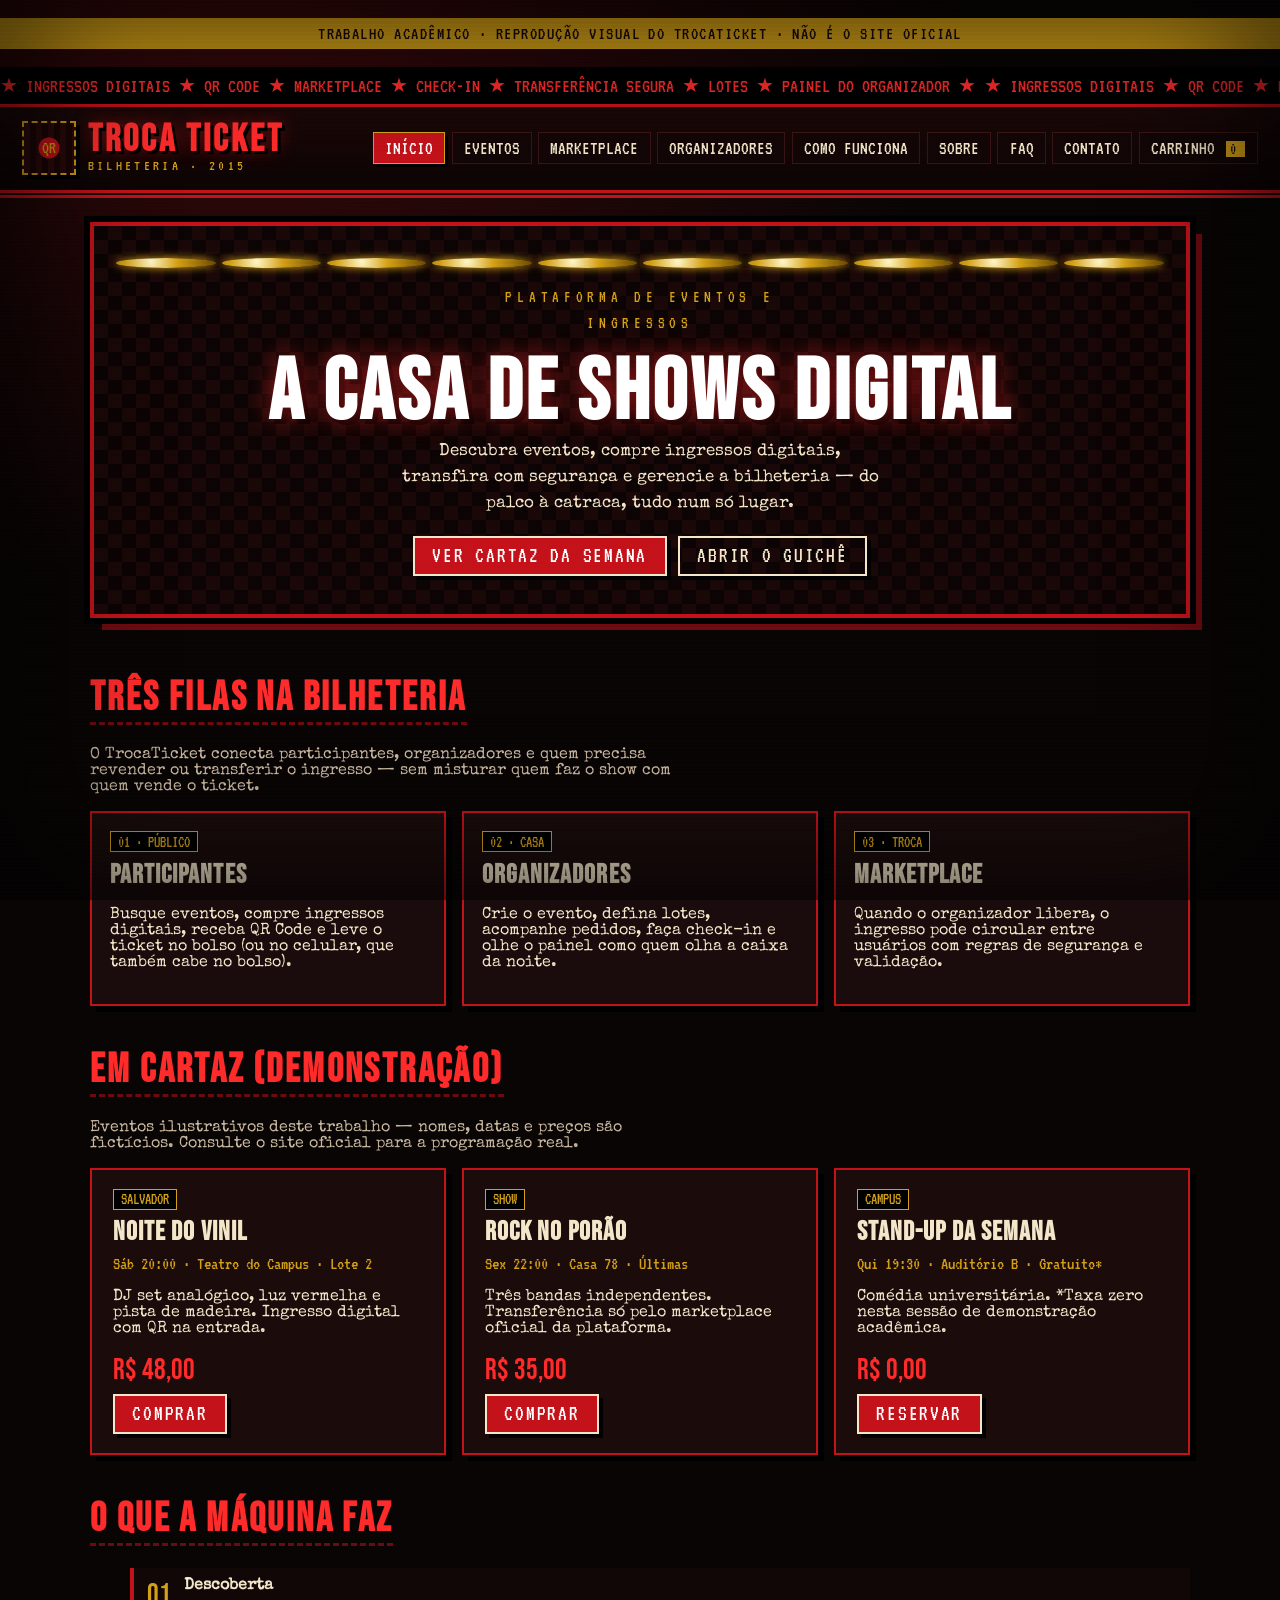
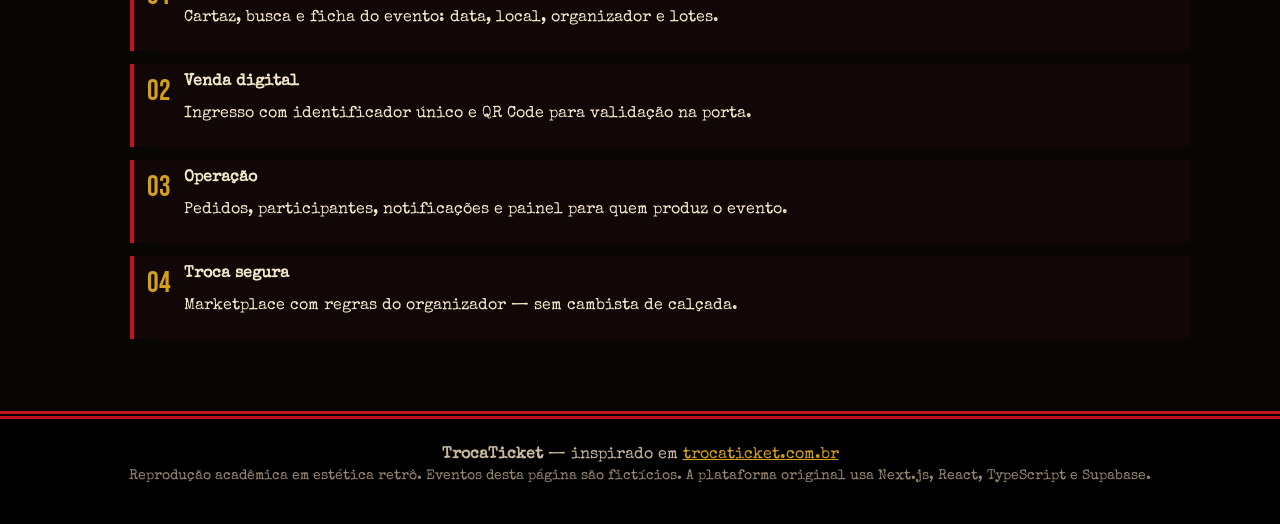
<file: index.html>
<!DOCTYPE html>
<html lang="pt-BR">
<head>
  <meta charset="UTF-8">
  <meta name="viewport" content="width=device-width, initial-scale=1.0">
  <title>TrocaTicket — Bilheteria Digital Retrô</title>
  <link rel="preconnect" href="https://fonts.googleapis.com">
  <link rel="preconnect" href="https://fonts.gstatic.com" crossorigin>
  <link href="https://fonts.googleapis.com/css2?family=Bebas+Neue&family=Special+Elite&family=VT323&display=swap" rel="stylesheet">
  <link rel="stylesheet" href="css/style.css">
</head>
<body>
  <a class="skip" href="#conteudo">Pular para o conteúdo</a>
  <div class="scanlines" aria-hidden="true"></div>
  <div class="vignette" aria-hidden="true"></div>
  <p class="academic-banner">Trabalho acadêmico · reprodução visual do TrocaTicket · não é o site oficial</p>
  <div class="marquee" aria-hidden="true">
    <div class="marquee-track">
      ★ INGRESSOS DIGITAIS ★ QR CODE ★ MARKETPLACE ★ CHECK-IN ★ TRANSFERÊNCIA SEGURA ★ LOTES ★ PAINEL DO ORGANIZADOR ★
      ★ INGRESSOS DIGITAIS ★ QR CODE ★ MARKETPLACE ★ CHECK-IN ★ TRANSFERÊNCIA SEGURA ★ LOTES ★ PAINEL DO ORGANIZADOR ★
    </div>
  </div>
  <header class="site-header">
    <a class="logo" href="index.html">
      <span class="logo-stub" aria-hidden="true"></span>
      <span>
        <h1>TROCA TICKET</h1>
        <small>BILHETERIA · 2015</small>
      </span>
    </a>
    <button class="nav-toggle" type="button" aria-expanded="false" aria-controls="menu">Menu</button>
    <nav class="nav" id="menu">
      <a href="index.html" aria-current="page">Início</a>
      <a href="eventos.html">Eventos</a>
      <a href="marketplace.html">Marketplace</a>
      <a href="organizadores.html">Organizadores</a>
      <a href="como-funciona.html">Como funciona</a>
      <a href="sobre.html">Sobre</a>
      <a href="faq.html">FAQ</a>
      <a href="contato.html">Contato</a>
      <a href="carrinho.html" class="nav-cart">Carrinho <span data-cart-count>0</span></a>
    </nav>
  </header>

  <main id="conteudo" class="wrap">
    <section class="hero">
      <div class="lights" aria-hidden="true">
        <span></span><span></span><span></span><span></span><span></span><span></span><span></span><span></span><span></span><span></span>
      </div>
      <p class="kicker">Plataforma de eventos e ingressos</p>
      <h2>A CASA DE SHOWS DIGITAL</h2>
      <p>Descubra eventos, compre ingressos digitais, transfira com segurança e gerencie a bilheteria — do palco à catraca, tudo num só lugar.</p>
      <div class="actions">
        <a class="btn" href="eventos.html">Ver cartaz da semana</a>
        <a class="btn ghost" href="carrinho.html">Abrir o guichê</a>
      </div>
    </section>

    <section class="section">
      <h2>Três filas na bilheteria</h2>
      <p class="lede">O TrocaTicket conecta participantes, organizadores e quem precisa revender ou transferir o ingresso — sem misturar quem faz o show com quem vende o ticket.</p>
      <div class="grid-3">
        <article class="card">
          <span class="tag">01 · PÚBLICO</span>
          <h3>Participantes</h3>
          <p>Busque eventos, compre ingressos digitais, receba QR Code e leve o ticket no bolso (ou no celular, que também cabe no bolso).</p>
        </article>
        <article class="card">
          <span class="tag">02 · CASA</span>
          <h3>Organizadores</h3>
          <p>Crie o evento, defina lotes, acompanhe pedidos, faça check-in e olhe o painel como quem olha a caixa da noite.</p>
        </article>
        <article class="card">
          <span class="tag">03 · TROCA</span>
          <h3>Marketplace</h3>
          <p>Quando o organizador libera, o ingresso pode circular entre usuários com regras de segurança e validação.</p>
        </article>
      </div>
    </section>

    <section class="section">
      <h2>Em cartaz (demonstração)</h2>
      <p class="lede">Eventos ilustrativos deste trabalho — nomes, datas e preços são fictícios. Consulte o site oficial para a programação real.</p>
      <div class="cards grid-3">
        <article class="ticket">
          <span class="tag">SALVADOR</span>
          <h3>Noite do Vinil</h3>
          <p class="meta">Sáb 20:00 · Teatro do Campus · Lote 2</p>
          <p>DJ set analógico, luz vermelha e pista de madeira. Ingresso digital com QR na entrada.</p>
          <p class="price">R$ 48,00</p>
          <a class="btn" href="evento.html?id=vinil">Comprar</a>
        </article>
        <article class="ticket">
          <span class="tag">SHOW</span>
          <h3>Rock no Porão</h3>
          <p class="meta">Sex 22:00 · Casa 78 · Últimas</p>
          <p>Três bandas independentes. Transferência só pelo marketplace oficial da plataforma.</p>
          <p class="price">R$ 35,00</p>
          <a class="btn" href="evento.html?id=rock">Comprar</a>
        </article>
        <article class="ticket">
          <span class="tag">CAMPUS</span>
          <h3>Stand-up da Semana</h3>
          <p class="meta">Qui 19:30 · Auditório B · Gratuito*</p>
          <p>Comédia universitária. *Taxa zero nesta sessão de demonstração acadêmica.</p>
          <p class="price">R$ 0,00</p>
          <a class="btn" href="evento.html?id=standup">Reservar</a>
        </article>
      </div>
    </section>

    <section class="section">
      <h2>O que a máquina faz</h2>
      <ul class="steps">
        <li><div><strong>Descoberta</strong><p>Cartaz, busca e ficha do evento: data, local, organizador e lotes.</p></div></li>
        <li><div><strong>Venda digital</strong><p>Ingresso com identificador único e QR Code para validação na porta.</p></div></li>
        <li><div><strong>Operação</strong><p>Pedidos, participantes, notificações e painel para quem produz o evento.</p></div></li>
        <li><div><strong>Troca segura</strong><p>Marketplace com regras do organizador — sem cambista de calçada.</p></div></li>
      </ul>
    </section>
  </main>

  <footer class="site-footer">
    <p><strong>TrocaTicket</strong> — inspirado em <a href="https://trocaticket.com.br/" rel="noopener">trocaticket.com.br</a></p>
    <p class="note">Reprodução acadêmica em estética retrô. Eventos desta página são fictícios. A plataforma original usa Next.js, React, TypeScript e Supabase.</p>
  </footer>
  <script src="js/bilheteria.js"></script>
  <script src="js/main.js"></script>
</body>
</html>
</file>
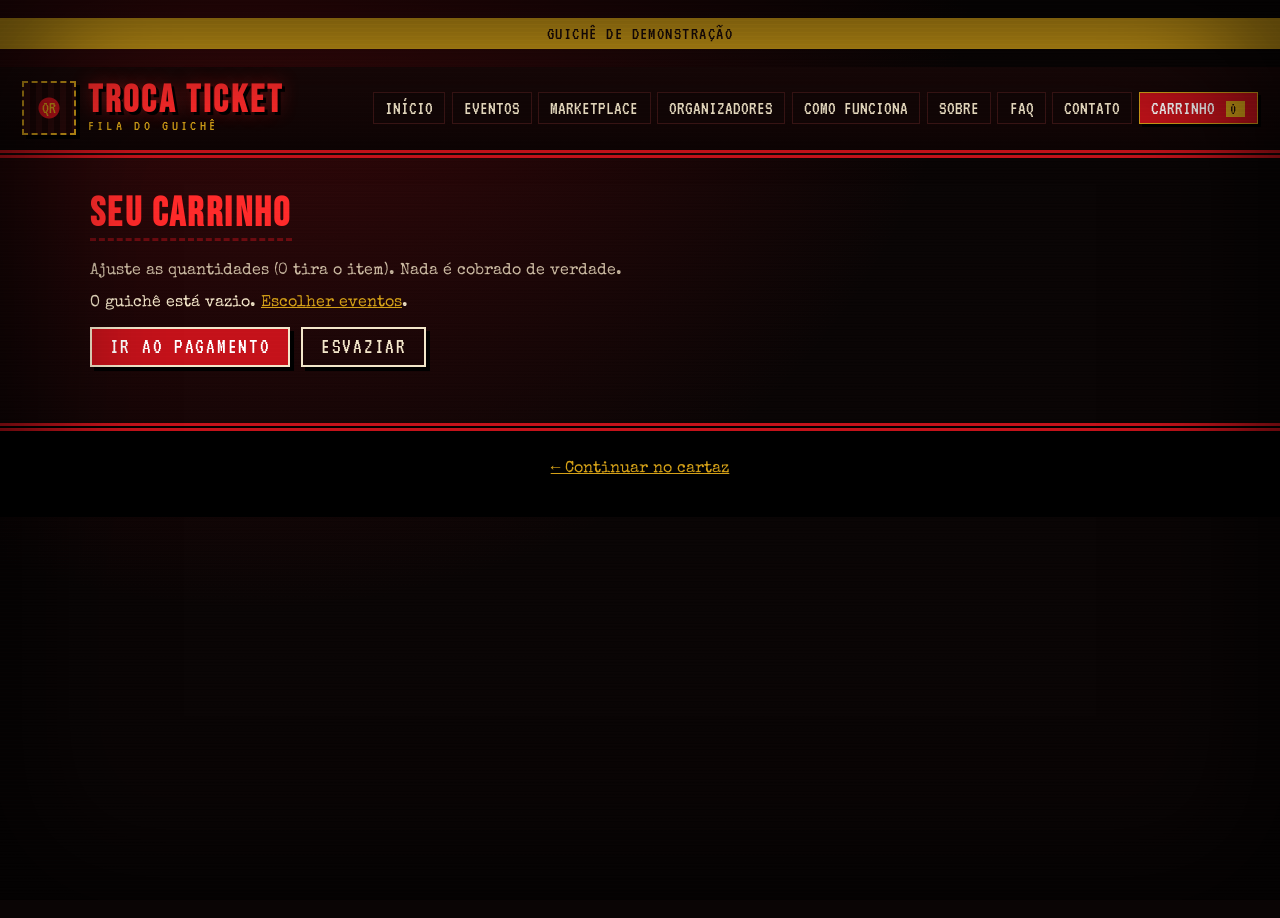
<file: carrinho.html>
<!DOCTYPE html>
<html lang="pt-BR">
<head>
  <meta charset="UTF-8">
  <meta name="viewport" content="width=device-width, initial-scale=1.0">
  <title>Carrinho — TrocaTicket Retrô</title>
  <link rel="preconnect" href="https://fonts.googleapis.com">
  <link rel="preconnect" href="https://fonts.gstatic.com" crossorigin>
  <link href="https://fonts.googleapis.com/css2?family=Bebas+Neue&family=Special+Elite&family=VT323&display=swap" rel="stylesheet">
  <link rel="stylesheet" href="css/style.css">
</head>
<body>
  <div class="scanlines" aria-hidden="true"></div>
  <div class="vignette" aria-hidden="true"></div>
  <p class="academic-banner">Guichê de demonstração</p>
  <header class="site-header">
    <a class="logo" href="index.html">
      <span class="logo-stub" aria-hidden="true"></span>
      <span>
        <h1>TROCA TICKET</h1>
        <small>FILA DO GUICHÊ</small>
      </span>
    </a>
    <button class="nav-toggle" type="button" aria-expanded="false">Menu</button>
    <nav class="nav">
      <a href="index.html">Início</a>
      <a href="eventos.html">Eventos</a>
      <a href="marketplace.html">Marketplace</a>
      <a href="organizadores.html">Organizadores</a>
      <a href="como-funciona.html">Como funciona</a>
      <a href="sobre.html">Sobre</a>
      <a href="faq.html">FAQ</a>
      <a href="contato.html">Contato</a>
      <a href="carrinho.html" class="nav-cart" aria-current="page">Carrinho <span data-cart-count>0</span></a>
    </nav>
  </header>
  <main class="wrap section">
    <h2>Seu carrinho</h2>
    <p class="lede">Ajuste as quantidades (0 tira o item). Nada é cobrado de verdade.</p>
    <div id="lista-carrinho"></div>
    <p class="total-line" id="cart-total"></p>
    <div id="cart-acoes" class="actions" style="justify-content:flex-start">
      <a class="btn" href="checkout.html">Ir ao pagamento</a>
      <button class="btn ghost" type="button" id="limpar-carrinho">Esvaziar</button>
    </div>
  </main>
  <footer class="site-footer">
    <p><a href="eventos.html">← Continuar no cartaz</a></p>
  </footer>
  <script src="js/bilheteria.js"></script>
  <script src="js/main.js"></script>
</body>
</html>
</file>
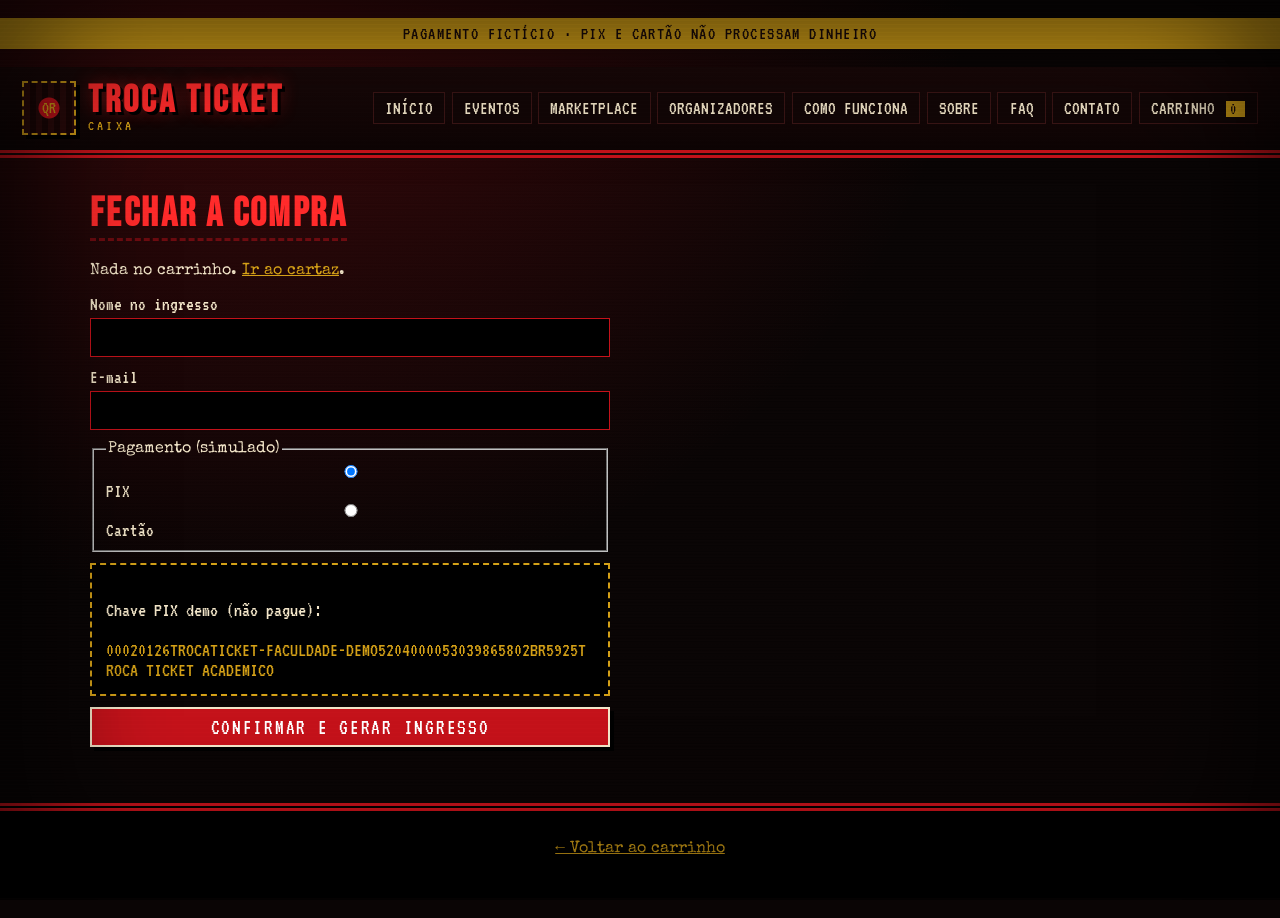
<file: checkout.html>
<!DOCTYPE html>
<html lang="pt-BR">
<head>
  <meta charset="UTF-8">
  <meta name="viewport" content="width=device-width, initial-scale=1.0">
  <title>Checkout — TrocaTicket Retrô</title>
  <link rel="preconnect" href="https://fonts.googleapis.com">
  <link rel="preconnect" href="https://fonts.gstatic.com" crossorigin>
  <link href="https://fonts.googleapis.com/css2?family=Bebas+Neue&family=Special+Elite&family=VT323&display=swap" rel="stylesheet">
  <link rel="stylesheet" href="css/style.css">
</head>
<body>
  <div class="scanlines" aria-hidden="true"></div>
  <div class="vignette" aria-hidden="true"></div>
  <p class="academic-banner">Pagamento fictício · PIX e cartão não processam dinheiro</p>
  <header class="site-header">
    <a class="logo" href="index.html">
      <span class="logo-stub" aria-hidden="true"></span>
      <span>
        <h1>TROCA TICKET</h1>
        <small>CAIXA</small>
      </span>
    </a>
    <button class="nav-toggle" type="button" aria-expanded="false">Menu</button>
    <nav class="nav">
      <a href="index.html">Início</a>
      <a href="eventos.html">Eventos</a>
      <a href="marketplace.html">Marketplace</a>
      <a href="organizadores.html">Organizadores</a>
      <a href="como-funciona.html">Como funciona</a>
      <a href="sobre.html">Sobre</a>
      <a href="faq.html">FAQ</a>
      <a href="contato.html">Contato</a>
      <a href="carrinho.html" class="nav-cart">Carrinho <span data-cart-count>0</span></a>
    </nav>
  </header>
  <main class="wrap section">
    <h2>Fechar a compra</h2>
    <div id="checkout-resumo"></div>
    <form id="checkout-form">
      <label>Nome no ingresso
        <input name="nome" required autocomplete="name">
      </label>
      <label>E-mail
        <input name="email" type="email" required autocomplete="email">
      </label>
      <fieldset>
        <legend>Pagamento (simulado)</legend>
        <label><input type="radio" name="pagamento" value="pix" checked> PIX</label>
        <label><input type="radio" name="pagamento" value="cartao"> Cartão</label>
      </fieldset>
      <div class="pay-box" id="box-pix">
        <p>Chave PIX demo (não pague):</p>
        <p class="pix-code">00020126TROCATICKET-FACULDADE-DEMO5204000053039865802BR5925TROCA TICKET ACADEMICO</p>
      </div>
      <div class="pay-box" id="box-cartao" hidden>
        <label>Número (qualquer 16 dígitos de mentira)
          <input name="cartao" inputmode="numeric" maxlength="19" placeholder="0000 0000 0000 0000">
        </label>
        <label>Validade
          <input name="validade" placeholder="MM/AA" maxlength="5">
        </label>
      </div>
      <button class="btn" type="submit">Confirmar e gerar ingresso</button>
    </form>
  </main>
  <footer class="site-footer">
    <p><a href="carrinho.html">← Voltar ao carrinho</a></p>
  </footer>
  <script src="js/bilheteria.js"></script>
  <script src="js/main.js"></script>
</body>
</html>
</file>
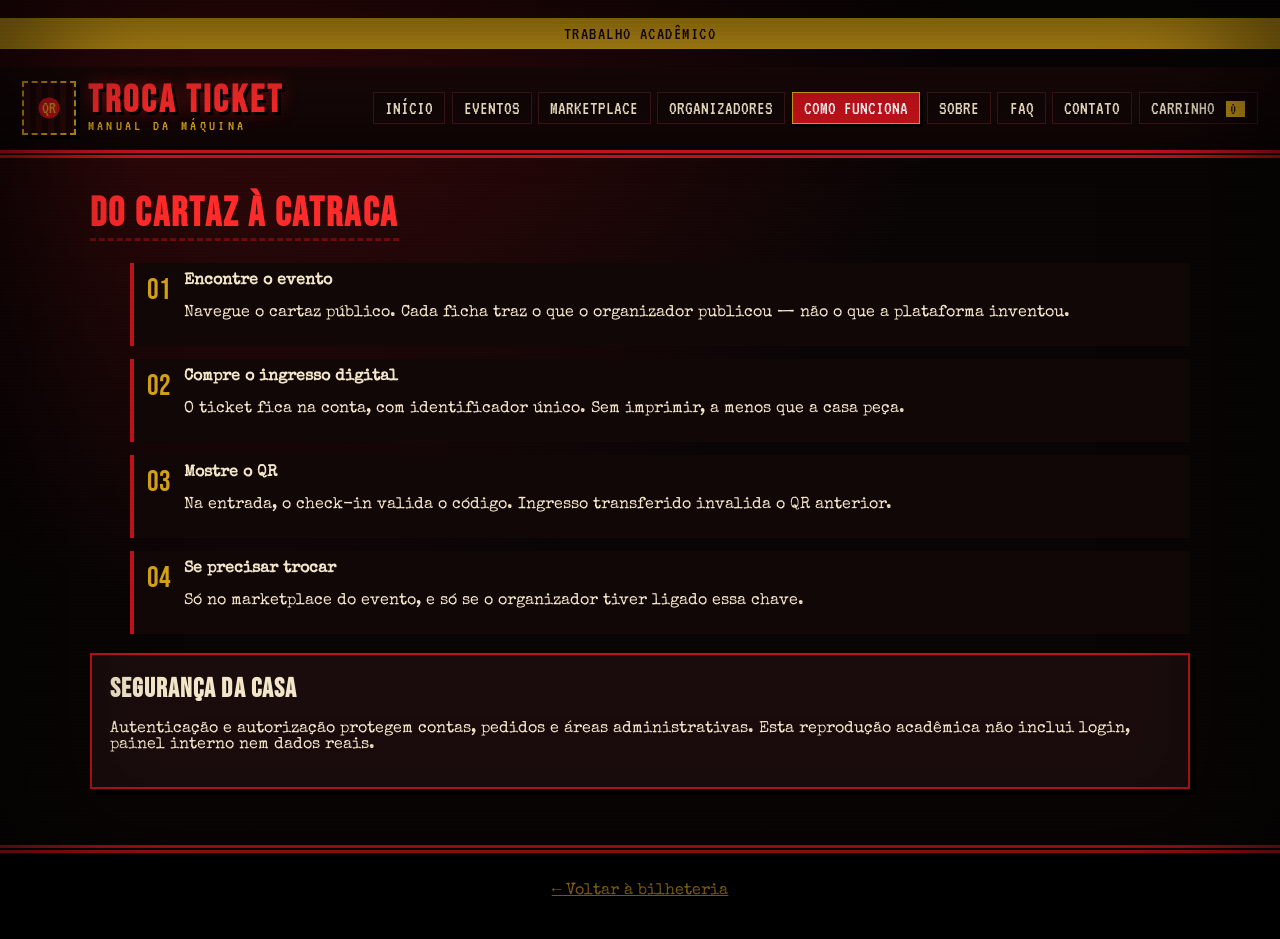
<file: como-funciona.html>
<!DOCTYPE html>
<html lang="pt-BR">
<head>
  <meta charset="UTF-8">
  <meta name="viewport" content="width=device-width, initial-scale=1.0">
  <title>Como funciona — TrocaTicket Retrô</title>
  <link rel="preconnect" href="https://fonts.googleapis.com">
  <link rel="preconnect" href="https://fonts.gstatic.com" crossorigin>
  <link href="https://fonts.googleapis.com/css2?family=Bebas+Neue&family=Special+Elite&family=VT323&display=swap" rel="stylesheet">
  <link rel="stylesheet" href="css/style.css">
</head>
<body>
  <div class="scanlines" aria-hidden="true"></div>
  <div class="vignette" aria-hidden="true"></div>
  <p class="academic-banner">Trabalho acadêmico</p>
  <header class="site-header">
    <a class="logo" href="index.html">
      <span class="logo-stub" aria-hidden="true"></span>
      <span>
        <h1>TROCA TICKET</h1>
        <small>MANUAL DA MÁQUINA</small>
      </span>
    </a>
    <button class="nav-toggle" type="button" aria-expanded="false">Menu</button>
    <nav class="nav">
      <a href="index.html">Início</a>
      <a href="eventos.html">Eventos</a>
      <a href="marketplace.html">Marketplace</a>
      <a href="organizadores.html">Organizadores</a>
      <a href="como-funciona.html" aria-current="page">Como funciona</a>
      <a href="sobre.html">Sobre</a>
      <a href="faq.html">FAQ</a>
      <a href="contato.html">Contato</a>
      <a href="carrinho.html" class="nav-cart">Carrinho <span data-cart-count>0</span></a>
    </nav>
  </header>

  <main class="wrap section">
    <h2>Do cartaz à catraca</h2>
    <ol class="steps">
      <li><div><strong>Encontre o evento</strong><p>Navegue o cartaz público. Cada ficha traz o que o organizador publicou — não o que a plataforma inventou.</p></div></li>
      <li><div><strong>Compre o ingresso digital</strong><p>O ticket fica na conta, com identificador único. Sem imprimir, a menos que a casa peça.</p></div></li>
      <li><div><strong>Mostre o QR</strong><p>Na entrada, o check-in valida o código. Ingresso transferido invalida o QR anterior.</p></div></li>
      <li><div><strong>Se precisar trocar</strong><p>Só no marketplace do evento, e só se o organizador tiver ligado essa chave.</p></div></li>
    </ol>
    <article class="card" style="margin-top:1.2rem">
      <h3>Segurança da casa</h3>
      <p>Autenticação e autorização protegem contas, pedidos e áreas administrativas. Esta reprodução acadêmica não inclui login, painel interno nem dados reais.</p>
    </article>
  </main>

  <footer class="site-footer">
    <p><a href="index.html">← Voltar à bilheteria</a></p>
  </footer>
  <script src="js/bilheteria.js"></script>
  <script src="js/main.js"></script>
</body>
</html>
</file>
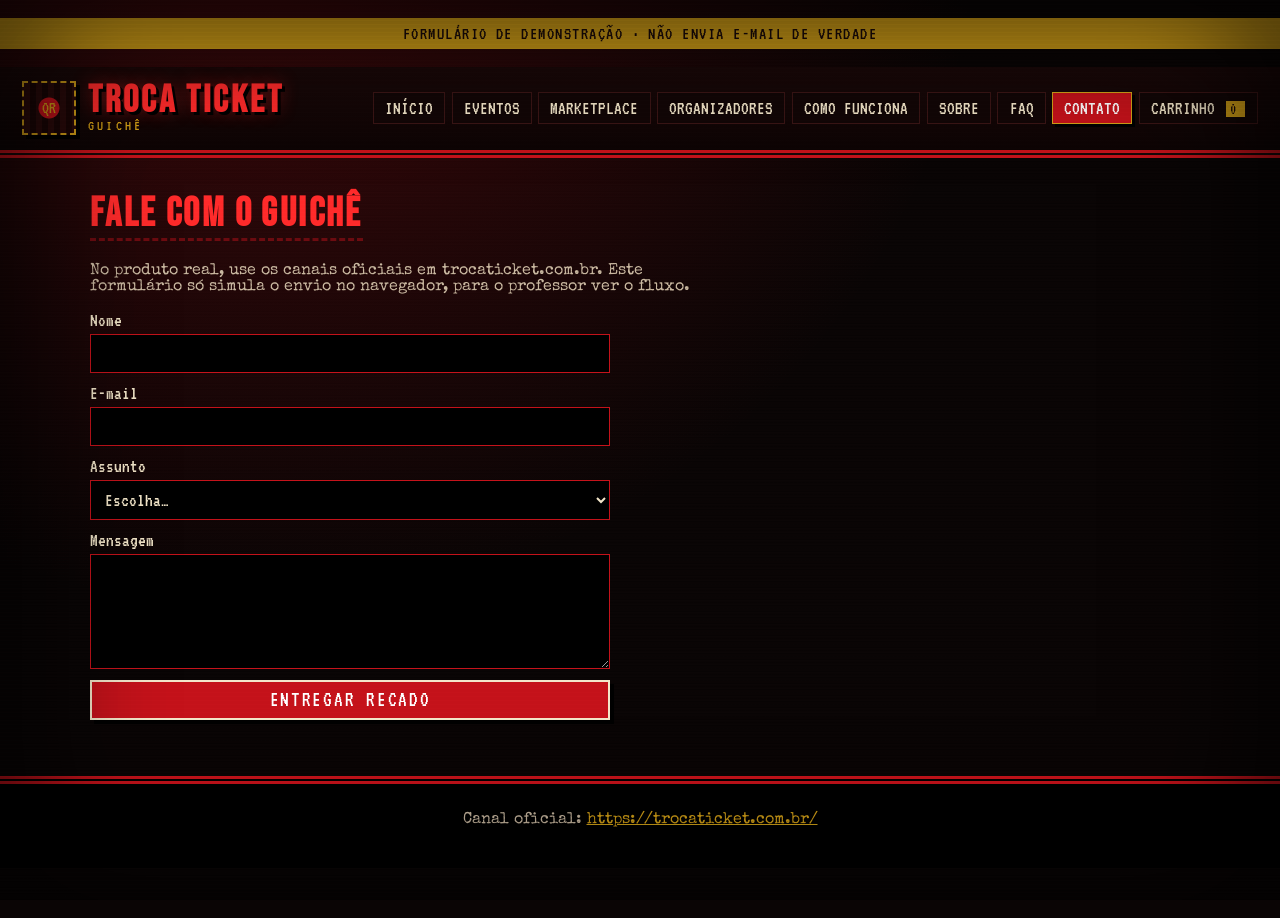
<file: contato.html>
<!DOCTYPE html>
<html lang="pt-BR">
<head>
  <meta charset="UTF-8">
  <meta name="viewport" content="width=device-width, initial-scale=1.0">
  <title>Contato — TrocaTicket Retrô</title>
  <link rel="preconnect" href="https://fonts.googleapis.com">
  <link rel="preconnect" href="https://fonts.gstatic.com" crossorigin>
  <link href="https://fonts.googleapis.com/css2?family=Bebas+Neue&family=Special+Elite&family=VT323&display=swap" rel="stylesheet">
  <link rel="stylesheet" href="css/style.css">
</head>
<body>
  <div class="scanlines" aria-hidden="true"></div>
  <div class="vignette" aria-hidden="true"></div>
  <p class="academic-banner">Formulário de demonstração · não envia e-mail de verdade</p>
  <header class="site-header">
    <a class="logo" href="index.html">
      <span class="logo-stub" aria-hidden="true"></span>
      <span>
        <h1>TROCA TICKET</h1>
        <small>GUICHÊ</small>
      </span>
    </a>
    <button class="nav-toggle" type="button" aria-expanded="false">Menu</button>
    <nav class="nav">
      <a href="index.html">Início</a>
      <a href="eventos.html">Eventos</a>
      <a href="marketplace.html">Marketplace</a>
      <a href="organizadores.html">Organizadores</a>
      <a href="como-funciona.html">Como funciona</a>
      <a href="sobre.html">Sobre</a>
      <a href="faq.html">FAQ</a>
      <a href="contato.html" aria-current="page">Contato</a>
      <a href="carrinho.html" class="nav-cart">Carrinho <span data-cart-count>0</span></a>
    </nav>
  </header>

  <main class="wrap section">
    <h2>Fale com o guichê</h2>
    <p class="lede">No produto real, use os canais oficiais em trocaticket.com.br. Este formulário só simula o envio no navegador, para o professor ver o fluxo.</p>
    <p id="flash" class="flash" role="status">Recado recebido no guichê (simulação). Nada foi enviado a um servidor.</p>
    <form id="contato-form">
      <label>Nome
        <input name="nome" required autocomplete="name">
      </label>
      <label>E-mail
        <input name="email" type="email" required autocomplete="email">
      </label>
      <label>Assunto
        <select name="assunto" required>
          <option value="">Escolha…</option>
          <option>Sou participante</option>
          <option>Sou organizador</option>
          <option>Marketplace / transferência</option>
          <option>Trabalho de faculdade</option>
        </select>
      </label>
      <label>Mensagem
        <textarea name="mensagem" rows="5" required></textarea>
      </label>
      <button class="btn" type="submit">Entregar recado</button>
    </form>
  </main>

  <footer class="site-footer">
    <p>Canal oficial: <a href="https://trocaticket.com.br/" rel="noopener">https://trocaticket.com.br/</a></p>
  </footer>
  <script src="js/bilheteria.js"></script>
  <script src="js/main.js"></script>
</body>
</html>
</file>
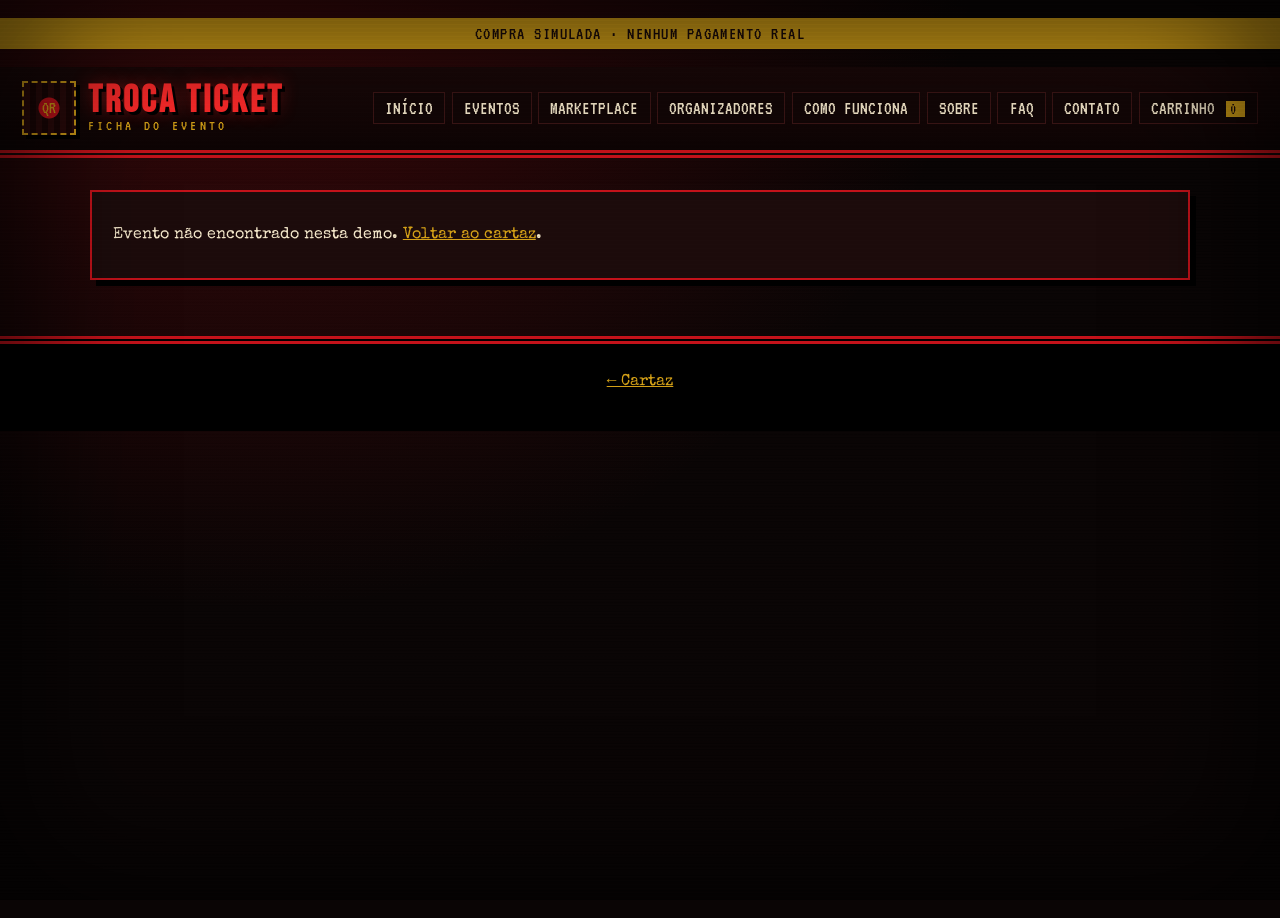
<file: evento.html>
<!DOCTYPE html>
<html lang="pt-BR">
<head>
  <meta charset="UTF-8">
  <meta name="viewport" content="width=device-width, initial-scale=1.0">
  <title>Comprar ingresso — TrocaTicket Retrô</title>
  <link rel="preconnect" href="https://fonts.googleapis.com">
  <link rel="preconnect" href="https://fonts.gstatic.com" crossorigin>
  <link href="https://fonts.googleapis.com/css2?family=Bebas+Neue&family=Special+Elite&family=VT323&display=swap" rel="stylesheet">
  <link rel="stylesheet" href="css/style.css">
</head>
<body>
  <div class="scanlines" aria-hidden="true"></div>
  <div class="vignette" aria-hidden="true"></div>
  <p class="academic-banner">Compra simulada · nenhum pagamento real</p>
  <header class="site-header">
    <a class="logo" href="index.html">
      <span class="logo-stub" aria-hidden="true"></span>
      <span>
        <h1>TROCA TICKET</h1>
        <small>FICHA DO EVENTO</small>
      </span>
    </a>
    <button class="nav-toggle" type="button" aria-expanded="false">Menu</button>
    <nav class="nav">
      <a href="index.html">Início</a>
      <a href="eventos.html">Eventos</a>
      <a href="marketplace.html">Marketplace</a>
      <a href="organizadores.html">Organizadores</a>
      <a href="como-funciona.html">Como funciona</a>
      <a href="sobre.html">Sobre</a>
      <a href="faq.html">FAQ</a>
      <a href="contato.html">Contato</a>
      <a href="carrinho.html" class="nav-cart">Carrinho <span data-cart-count>0</span></a>
    </nav>
  </header>
  <main class="wrap section">
    <article class="ticket" id="ficha-evento"></article>
  </main>
  <footer class="site-footer">
    <p><a href="eventos.html">← Cartaz</a></p>
  </footer>
  <script src="js/bilheteria.js"></script>
  <script src="js/main.js"></script>
</body>
</html>
</file>
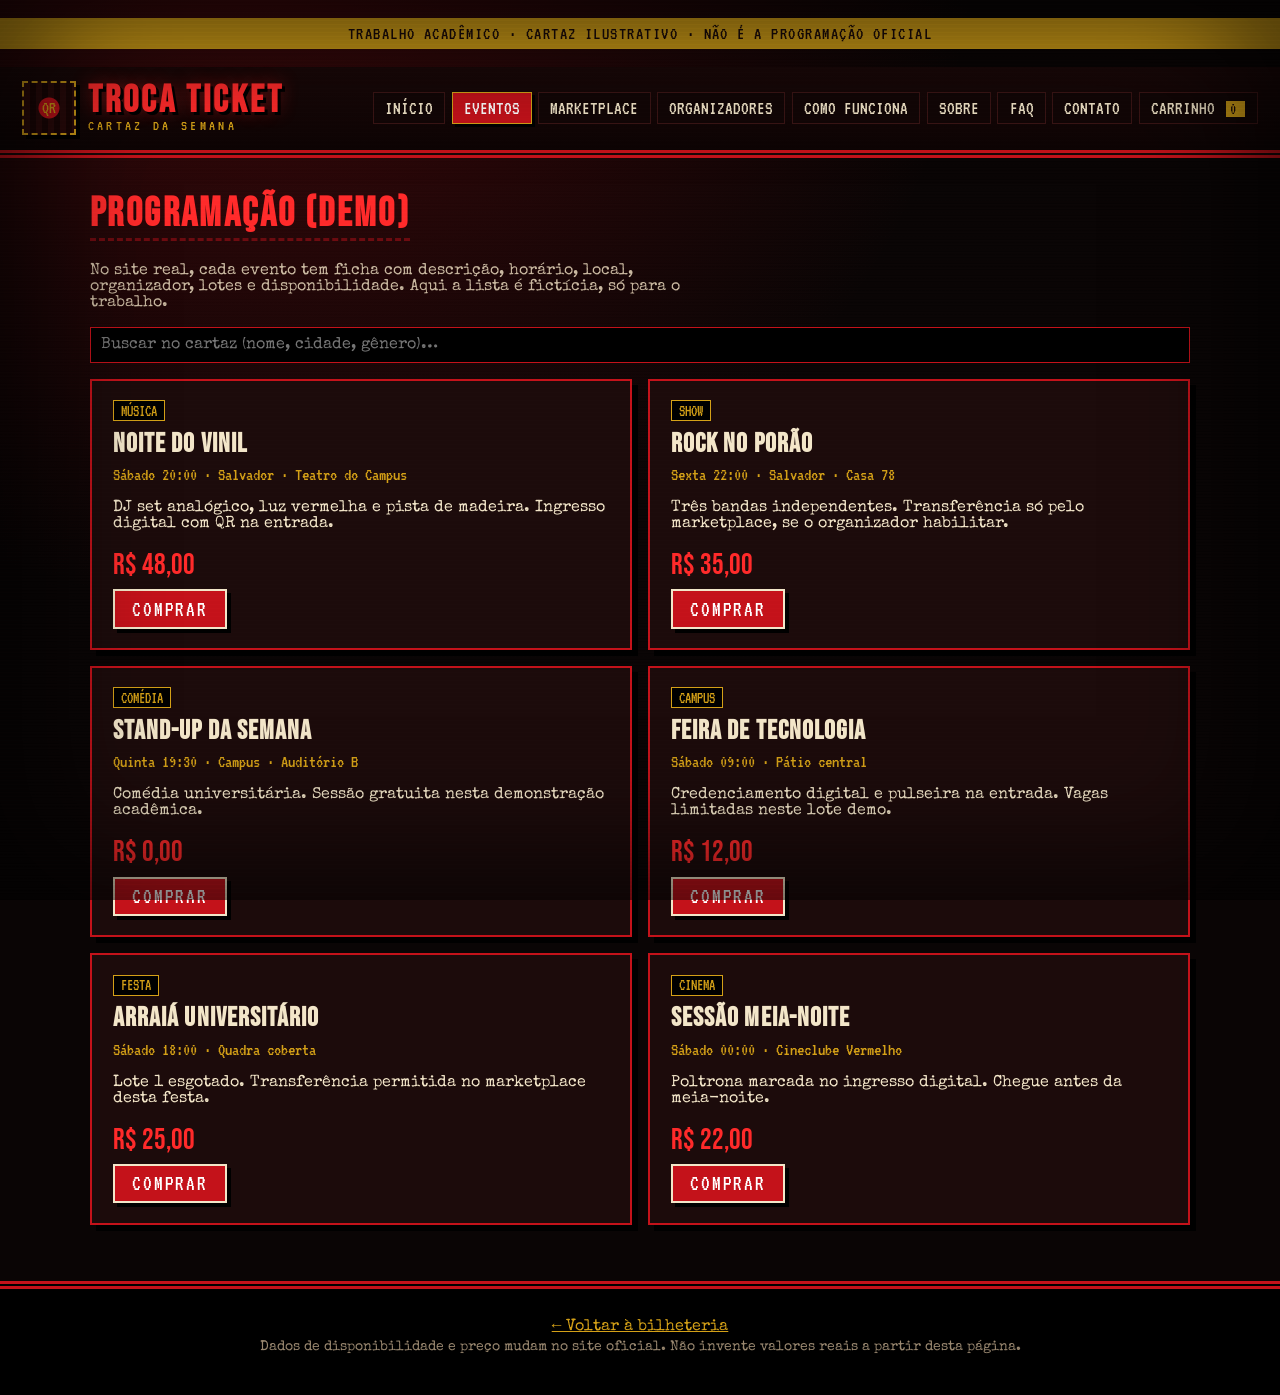
<file: eventos.html>
<!DOCTYPE html>
<html lang="pt-BR">
<head>
  <meta charset="UTF-8">
  <meta name="viewport" content="width=device-width, initial-scale=1.0">
  <title>Eventos — TrocaTicket Retrô</title>
  <link rel="preconnect" href="https://fonts.googleapis.com">
  <link rel="preconnect" href="https://fonts.gstatic.com" crossorigin>
  <link href="https://fonts.googleapis.com/css2?family=Bebas+Neue&family=Special+Elite&family=VT323&display=swap" rel="stylesheet">
  <link rel="stylesheet" href="css/style.css">
</head>
<body>
  <div class="scanlines" aria-hidden="true"></div>
  <div class="vignette" aria-hidden="true"></div>
  <p class="academic-banner">Trabalho acadêmico · cartaz ilustrativo · não é a programação oficial</p>
  <header class="site-header">
    <a class="logo" href="index.html">
      <span class="logo-stub" aria-hidden="true"></span>
      <span>
        <h1>TROCA TICKET</h1>
        <small>CARTAZ DA SEMANA</small>
      </span>
    </a>
    <button class="nav-toggle" type="button" aria-expanded="false">Menu</button>
    <nav class="nav">
      <a href="index.html">Início</a>
      <a href="eventos.html" aria-current="page">Eventos</a>
      <a href="marketplace.html">Marketplace</a>
      <a href="organizadores.html">Organizadores</a>
      <a href="como-funciona.html">Como funciona</a>
      <a href="sobre.html">Sobre</a>
      <a href="faq.html">FAQ</a>
      <a href="contato.html">Contato</a>
      <a href="carrinho.html" class="nav-cart">Carrinho <span data-cart-count>0</span></a>
    </nav>
  </header>

  <main class="wrap section">
    <h2>Programação (demo)</h2>
    <p class="lede">No site real, cada evento tem ficha com descrição, horário, local, organizador, lotes e disponibilidade. Aqui a lista é fictícia, só para o trabalho.</p>
    <div class="filters">
      <label for="busca-evento" class="visually-hidden" style="position:absolute;left:-999px">Buscar</label>
      <input id="busca-evento" type="search" placeholder="Buscar no cartaz (nome, cidade, gênero)…">
    </div>
    <div class="cards grid-2" id="cartaz"></div>
  </main>

  <footer class="site-footer">
    <p><a href="index.html">← Voltar à bilheteria</a></p>
    <p class="note">Dados de disponibilidade e preço mudam no site oficial. Não invente valores reais a partir desta página.</p>
  </footer>
  <script src="js/bilheteria.js"></script>
  <script src="js/main.js"></script>
</body>
</html>
</file>
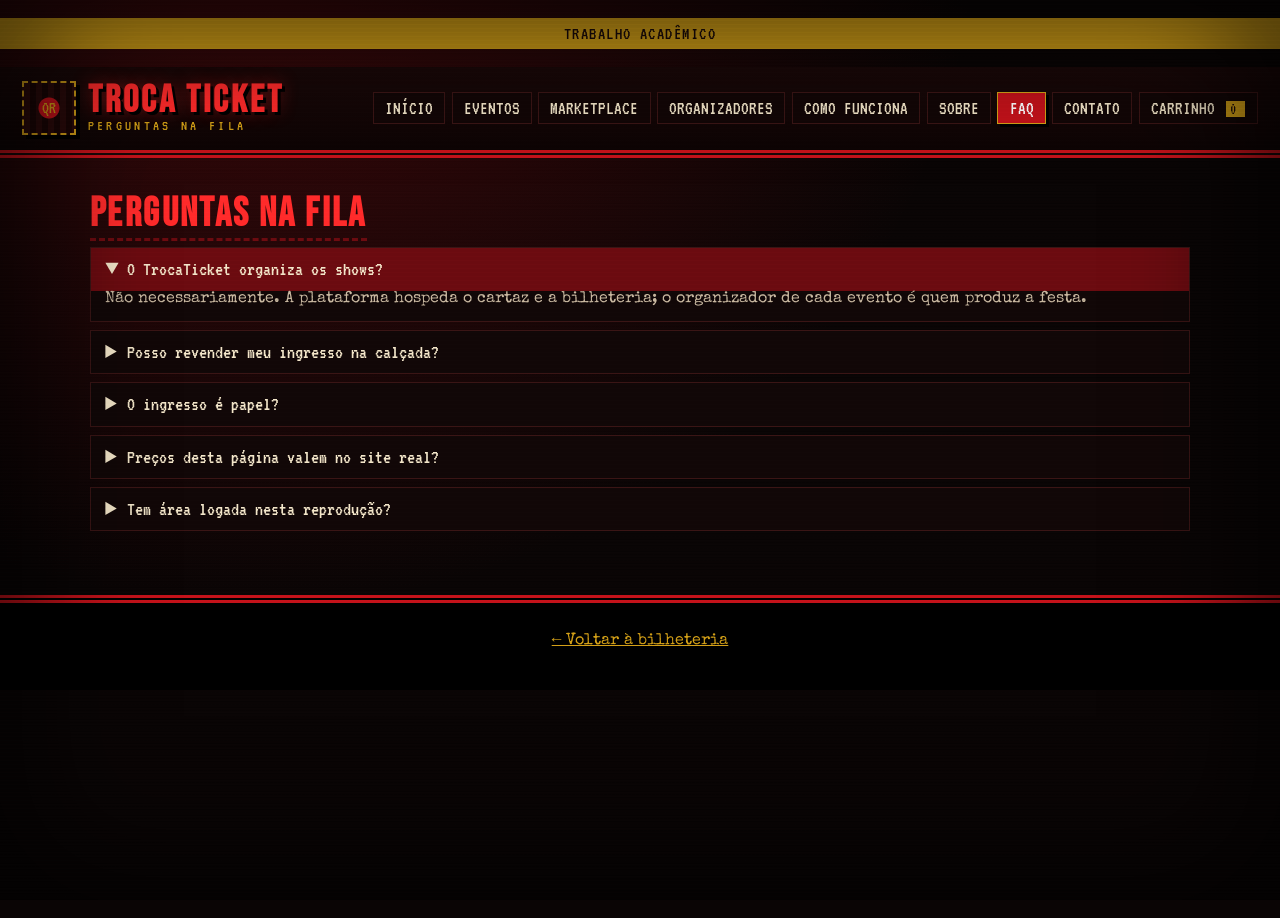
<file: faq.html>
<!DOCTYPE html>
<html lang="pt-BR">
<head>
  <meta charset="UTF-8">
  <meta name="viewport" content="width=device-width, initial-scale=1.0">
  <title>FAQ — TrocaTicket Retrô</title>
  <link rel="preconnect" href="https://fonts.googleapis.com">
  <link rel="preconnect" href="https://fonts.gstatic.com" crossorigin>
  <link href="https://fonts.googleapis.com/css2?family=Bebas+Neue&family=Special+Elite&family=VT323&display=swap" rel="stylesheet">
  <link rel="stylesheet" href="css/style.css">
</head>
<body>
  <div class="scanlines" aria-hidden="true"></div>
  <div class="vignette" aria-hidden="true"></div>
  <p class="academic-banner">Trabalho acadêmico</p>
  <header class="site-header">
    <a class="logo" href="index.html">
      <span class="logo-stub" aria-hidden="true"></span>
      <span>
        <h1>TROCA TICKET</h1>
        <small>PERGUNTAS NA FILA</small>
      </span>
    </a>
    <button class="nav-toggle" type="button" aria-expanded="false">Menu</button>
    <nav class="nav">
      <a href="index.html">Início</a>
      <a href="eventos.html">Eventos</a>
      <a href="marketplace.html">Marketplace</a>
      <a href="organizadores.html">Organizadores</a>
      <a href="como-funciona.html">Como funciona</a>
      <a href="sobre.html">Sobre</a>
      <a href="faq.html" aria-current="page">FAQ</a>
      <a href="contato.html">Contato</a>
      <a href="carrinho.html" class="nav-cart">Carrinho <span data-cart-count>0</span></a>
    </nav>
  </header>

  <main class="wrap section">
    <h2>Perguntas na fila</h2>
    <div class="faq">
      <details open>
        <summary>O TrocaTicket organiza os shows?</summary>
        <p>Não necessariamente. A plataforma hospeda o cartaz e a bilheteria; o organizador de cada evento é quem produz a festa.</p>
      </details>
      <details>
        <summary>Posso revender meu ingresso na calçada?</summary>
        <p>A troca prevista é pelo marketplace, quando o organizador habilita. Fora disso, o QR pode ser invalidado ou recusado na porta.</p>
      </details>
      <details>
        <summary>O ingresso é papel?</summary>
        <p>É digital, com QR Code para check-in. Algumas casas ainda aceitam impressão por conta do participante.</p>
      </details>
      <details>
        <summary>Preços desta página valem no site real?</summary>
        <p>Não. Aqui tudo é demonstração acadêmica. Preço, lote e disponibilidade mudam o tempo todo no site oficial.</p>
      </details>
      <details>
        <summary>Tem área logada nesta reprodução?</summary>
        <p>Não. Login, pedidos reais e painel administrativo ficam só na plataforma original.</p>
      </details>
    </div>
  </main>

  <footer class="site-footer">
    <p><a href="index.html">← Voltar à bilheteria</a></p>
  </footer>
  <script src="js/bilheteria.js"></script>
  <script src="js/main.js"></script>
</body>
</html>
</file>
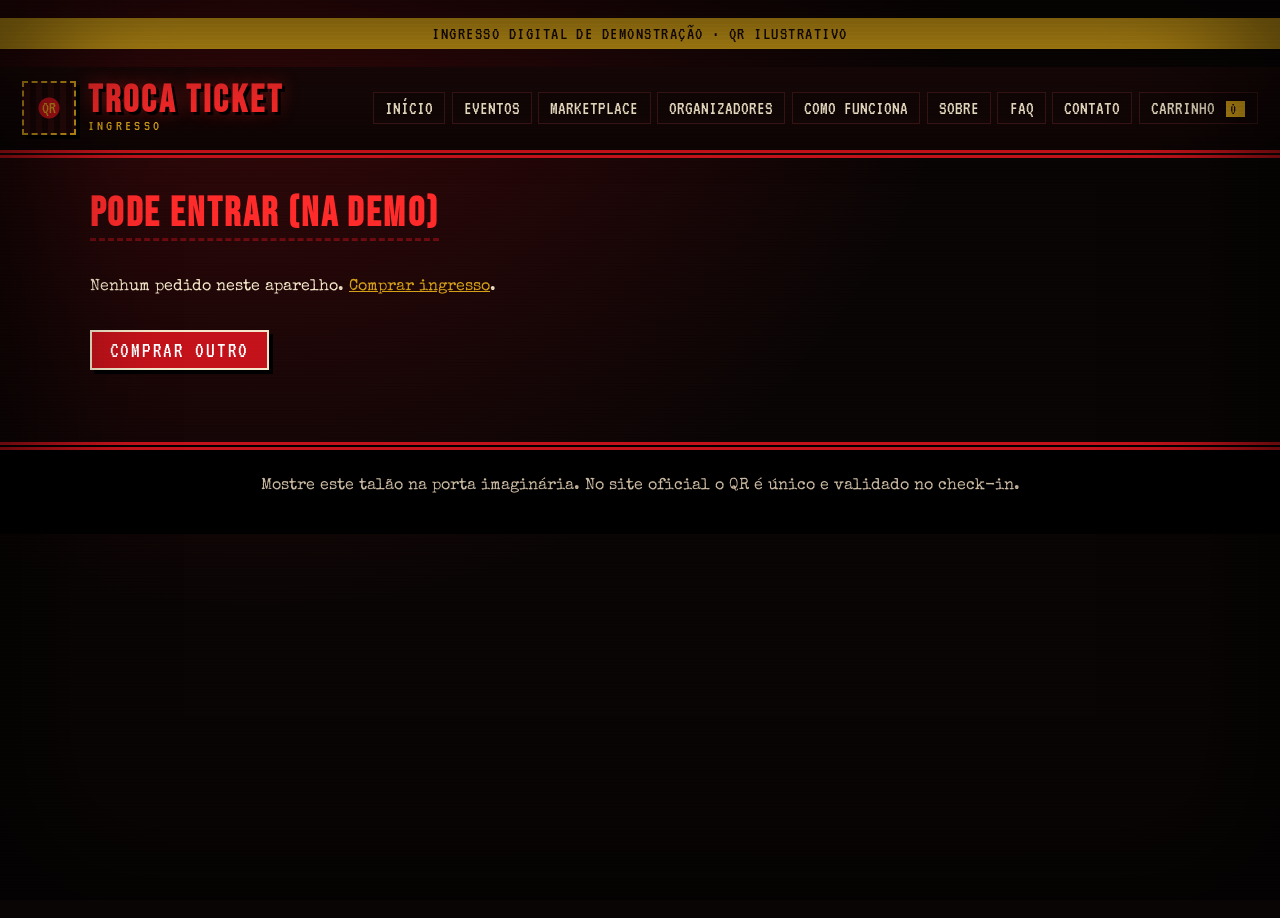
<file: ingresso.html>
<!DOCTYPE html>
<html lang="pt-BR">
<head>
  <meta charset="UTF-8">
  <meta name="viewport" content="width=device-width, initial-scale=1.0">
  <title>Seu ingresso — TrocaTicket Retrô</title>
  <link rel="preconnect" href="https://fonts.googleapis.com">
  <link rel="preconnect" href="https://fonts.gstatic.com" crossorigin>
  <link href="https://fonts.googleapis.com/css2?family=Bebas+Neue&family=Special+Elite&family=VT323&display=swap" rel="stylesheet">
  <link rel="stylesheet" href="css/style.css">
</head>
<body>
  <div class="scanlines" aria-hidden="true"></div>
  <div class="vignette" aria-hidden="true"></div>
  <p class="academic-banner">Ingresso digital de demonstração · QR ilustrativo</p>
  <header class="site-header">
    <a class="logo" href="index.html">
      <span class="logo-stub" aria-hidden="true"></span>
      <span>
        <h1>TROCA TICKET</h1>
        <small>INGRESSO</small>
      </span>
    </a>
    <button class="nav-toggle" type="button" aria-expanded="false">Menu</button>
    <nav class="nav">
      <a href="index.html">Início</a>
      <a href="eventos.html">Eventos</a>
      <a href="marketplace.html">Marketplace</a>
      <a href="organizadores.html">Organizadores</a>
      <a href="como-funciona.html">Como funciona</a>
      <a href="sobre.html">Sobre</a>
      <a href="faq.html">FAQ</a>
      <a href="contato.html">Contato</a>
      <a href="carrinho.html" class="nav-cart">Carrinho <span data-cart-count>0</span></a>
    </nav>
  </header>
  <main class="wrap section">
    <h2>Pode entrar (na demo)</h2>
    <p class="lede" id="pedido-meta"></p>
    <div class="ingresso-sheet" id="ingresso-lista"></div>
    <p style="margin-top:1.2rem"><a class="btn" href="eventos.html">Comprar outro</a></p>
  </main>
  <footer class="site-footer">
    <p>Mostre este talão na porta imaginária. No site oficial o QR é único e validado no check-in.</p>
  </footer>
  <script src="js/bilheteria.js"></script>
  <script src="js/main.js"></script>
</body>
</html>
</file>
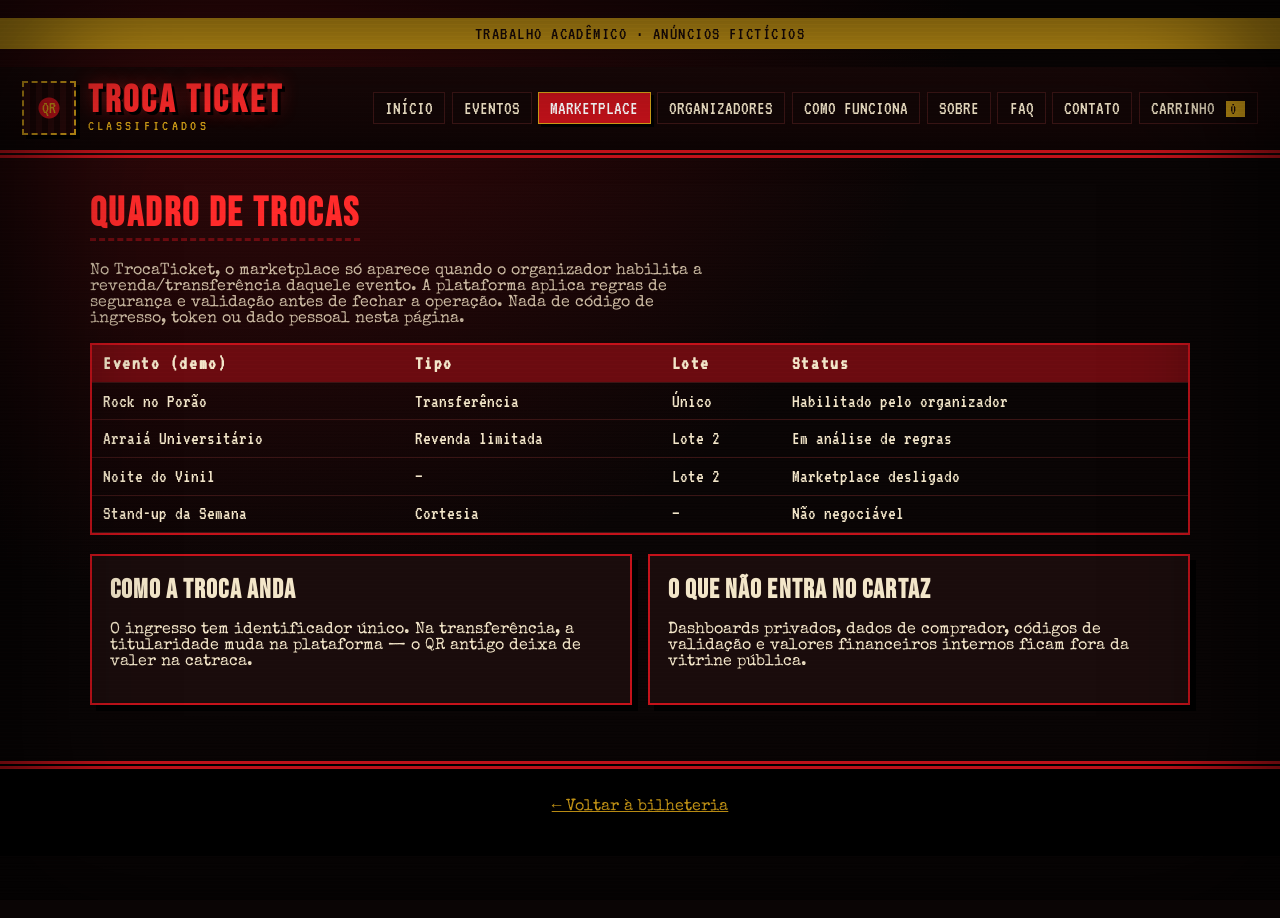
<file: marketplace.html>
<!DOCTYPE html>
<html lang="pt-BR">
<head>
  <meta charset="UTF-8">
  <meta name="viewport" content="width=device-width, initial-scale=1.0">
  <title>Marketplace — TrocaTicket Retrô</title>
  <link rel="preconnect" href="https://fonts.googleapis.com">
  <link rel="preconnect" href="https://fonts.gstatic.com" crossorigin>
  <link href="https://fonts.googleapis.com/css2?family=Bebas+Neue&family=Special+Elite&family=VT323&display=swap" rel="stylesheet">
  <link rel="stylesheet" href="css/style.css">
</head>
<body>
  <div class="scanlines" aria-hidden="true"></div>
  <div class="vignette" aria-hidden="true"></div>
  <p class="academic-banner">Trabalho acadêmico · anúncios fictícios</p>
  <header class="site-header">
    <a class="logo" href="index.html">
      <span class="logo-stub" aria-hidden="true"></span>
      <span>
        <h1>TROCA TICKET</h1>
        <small>CLASSIFICADOS</small>
      </span>
    </a>
    <button class="nav-toggle" type="button" aria-expanded="false">Menu</button>
    <nav class="nav">
      <a href="index.html">Início</a>
      <a href="eventos.html">Eventos</a>
      <a href="marketplace.html" aria-current="page">Marketplace</a>
      <a href="organizadores.html">Organizadores</a>
      <a href="como-funciona.html">Como funciona</a>
      <a href="sobre.html">Sobre</a>
      <a href="faq.html">FAQ</a>
      <a href="contato.html">Contato</a>
      <a href="carrinho.html" class="nav-cart">Carrinho <span data-cart-count>0</span></a>
    </nav>
  </header>

  <main class="wrap section">
    <h2>Quadro de trocas</h2>
    <p class="lede">No TrocaTicket, o marketplace só aparece quando o organizador habilita a revenda/transferência daquele evento. A plataforma aplica regras de segurança e validação antes de fechar a operação. Nada de código de ingresso, token ou dado pessoal nesta página.</p>
    <div class="table-wrap">
      <table>
        <thead>
          <tr>
            <th>Evento (demo)</th>
            <th>Tipo</th>
            <th>Lote</th>
            <th>Status</th>
          </tr>
        </thead>
        <tbody>
          <tr>
            <td>Rock no Porão</td>
            <td>Transferência</td>
            <td>Único</td>
            <td>Habilitado pelo organizador</td>
          </tr>
          <tr>
            <td>Arraiá Universitário</td>
            <td>Revenda limitada</td>
            <td>Lote 2</td>
            <td>Em análise de regras</td>
          </tr>
          <tr>
            <td>Noite do Vinil</td>
            <td>—</td>
            <td>Lote 2</td>
            <td>Marketplace desligado</td>
          </tr>
          <tr>
            <td>Stand-up da Semana</td>
            <td>Cortesia</td>
            <td>—</td>
            <td>Não negociável</td>
          </tr>
        </tbody>
      </table>
    </div>
    <div class="grid-2" style="margin-top:1.2rem">
      <article class="card">
        <h3>Como a troca anda</h3>
        <p>O ingresso tem identificador único. Na transferência, a titularidade muda na plataforma — o QR antigo deixa de valer na catraca.</p>
      </article>
      <article class="card">
        <h3>O que não entra no cartaz</h3>
        <p>Dashboards privados, dados de comprador, códigos de validação e valores financeiros internos ficam fora da vitrine pública.</p>
      </article>
    </div>
  </main>

  <footer class="site-footer">
    <p><a href="index.html">← Voltar à bilheteria</a></p>
  </footer>
  <script src="js/bilheteria.js"></script>
  <script src="js/main.js"></script>
</body>
</html>
</file>
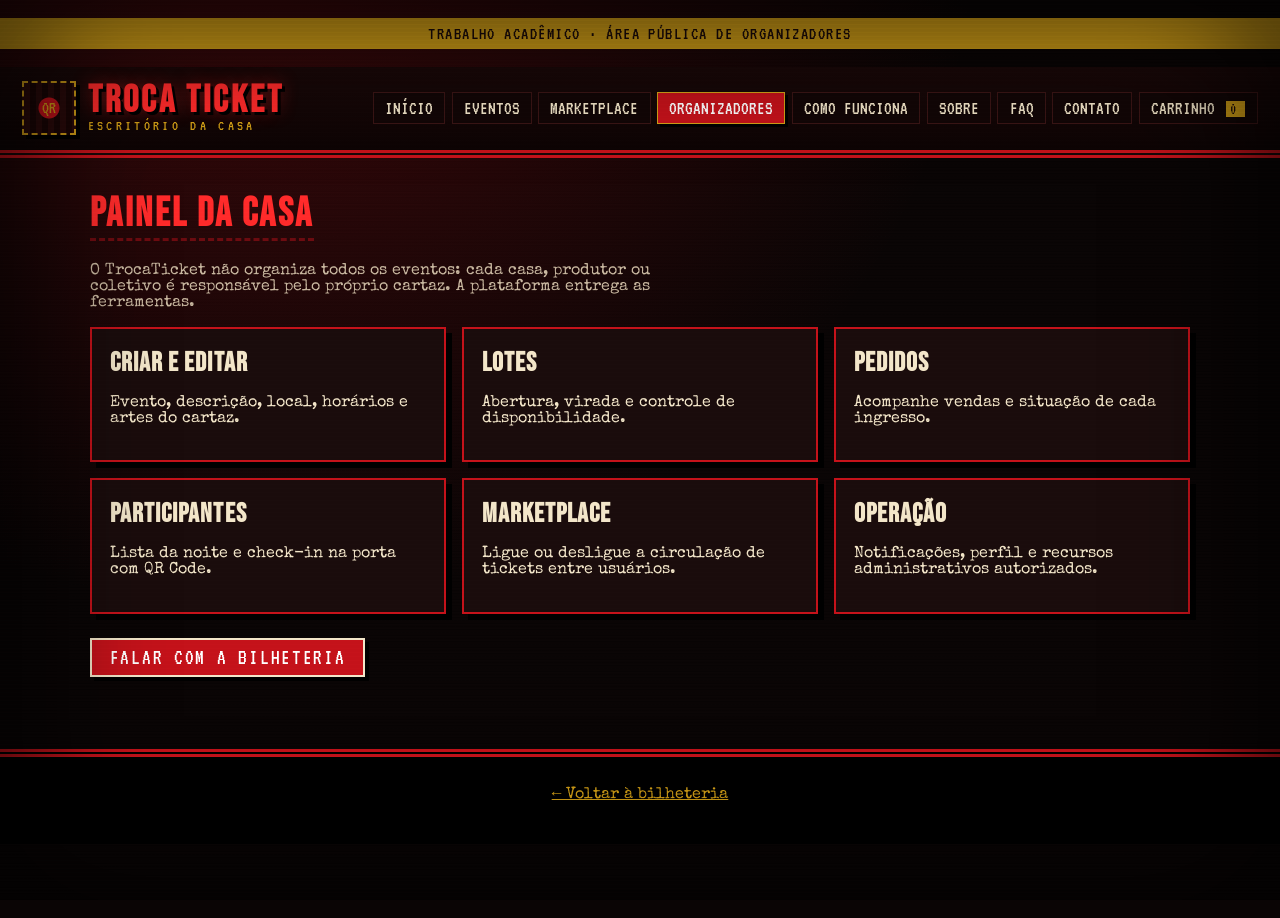
<file: organizadores.html>
<!DOCTYPE html>
<html lang="pt-BR">
<head>
  <meta charset="UTF-8">
  <meta name="viewport" content="width=device-width, initial-scale=1.0">
  <title>Organizadores — TrocaTicket Retrô</title>
  <link rel="preconnect" href="https://fonts.googleapis.com">
  <link rel="preconnect" href="https://fonts.gstatic.com" crossorigin>
  <link href="https://fonts.googleapis.com/css2?family=Bebas+Neue&family=Special+Elite&family=VT323&display=swap" rel="stylesheet">
  <link rel="stylesheet" href="css/style.css">
</head>
<body>
  <div class="scanlines" aria-hidden="true"></div>
  <div class="vignette" aria-hidden="true"></div>
  <p class="academic-banner">Trabalho acadêmico · área pública de organizadores</p>
  <header class="site-header">
    <a class="logo" href="index.html">
      <span class="logo-stub" aria-hidden="true"></span>
      <span>
        <h1>TROCA TICKET</h1>
        <small>ESCRITÓRIO DA CASA</small>
      </span>
    </a>
    <button class="nav-toggle" type="button" aria-expanded="false">Menu</button>
    <nav class="nav">
      <a href="index.html">Início</a>
      <a href="eventos.html">Eventos</a>
      <a href="marketplace.html">Marketplace</a>
      <a href="organizadores.html" aria-current="page">Organizadores</a>
      <a href="como-funciona.html">Como funciona</a>
      <a href="sobre.html">Sobre</a>
      <a href="faq.html">FAQ</a>
      <a href="contato.html">Contato</a>
      <a href="carrinho.html" class="nav-cart">Carrinho <span data-cart-count>0</span></a>
    </nav>
  </header>

  <main class="wrap section">
    <h2>Painel da casa</h2>
    <p class="lede">O TrocaTicket não organiza todos os eventos: cada casa, produtor ou coletivo é responsável pelo próprio cartaz. A plataforma entrega as ferramentas.</p>
    <div class="grid-3">
      <article class="card"><h3>Criar e editar</h3><p>Evento, descrição, local, horários e artes do cartaz.</p></article>
      <article class="card"><h3>Lotes</h3><p>Abertura, virada e controle de disponibilidade.</p></article>
      <article class="card"><h3>Pedidos</h3><p>Acompanhe vendas e situação de cada ingresso.</p></article>
      <article class="card"><h3>Participantes</h3><p>Lista da noite e check-in na porta com QR Code.</p></article>
      <article class="card"><h3>Marketplace</h3><p>Ligue ou desligue a circulação de tickets entre usuários.</p></article>
      <article class="card"><h3>Operação</h3><p>Notificações, perfil e recursos administrativos autorizados.</p></article>
    </div>
    <p style="margin-top:1.5rem"><a class="btn" href="contato.html">Falar com a bilheteria</a></p>
  </main>

  <footer class="site-footer">
    <p><a href="index.html">← Voltar à bilheteria</a></p>
  </footer>
  <script src="js/bilheteria.js"></script>
  <script src="js/main.js"></script>
</body>
</html>
</file>
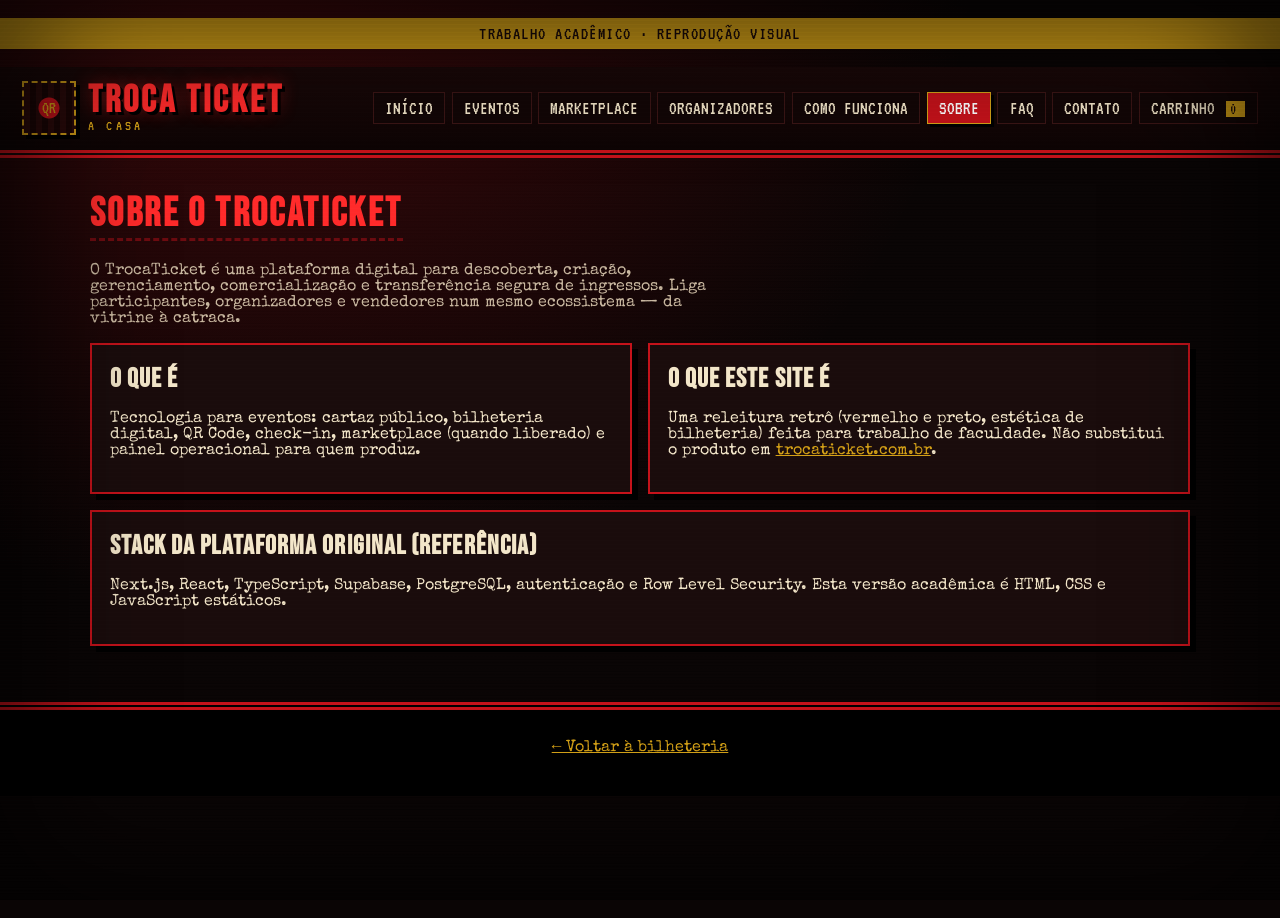
<file: sobre.html>
<!DOCTYPE html>
<html lang="pt-BR">
<head>
  <meta charset="UTF-8">
  <meta name="viewport" content="width=device-width, initial-scale=1.0">
  <title>Sobre — TrocaTicket Retrô</title>
  <link rel="preconnect" href="https://fonts.googleapis.com">
  <link rel="preconnect" href="https://fonts.gstatic.com" crossorigin>
  <link href="https://fonts.googleapis.com/css2?family=Bebas+Neue&family=Special+Elite&family=VT323&display=swap" rel="stylesheet">
  <link rel="stylesheet" href="css/style.css">
</head>
<body>
  <div class="scanlines" aria-hidden="true"></div>
  <div class="vignette" aria-hidden="true"></div>
  <p class="academic-banner">Trabalho acadêmico · reprodução visual</p>
  <header class="site-header">
    <a class="logo" href="index.html">
      <span class="logo-stub" aria-hidden="true"></span>
      <span>
        <h1>TROCA TICKET</h1>
        <small>A CASA</small>
      </span>
    </a>
    <button class="nav-toggle" type="button" aria-expanded="false">Menu</button>
    <nav class="nav">
      <a href="index.html">Início</a>
      <a href="eventos.html">Eventos</a>
      <a href="marketplace.html">Marketplace</a>
      <a href="organizadores.html">Organizadores</a>
      <a href="como-funciona.html">Como funciona</a>
      <a href="sobre.html" aria-current="page">Sobre</a>
      <a href="faq.html">FAQ</a>
      <a href="contato.html">Contato</a>
      <a href="carrinho.html" class="nav-cart">Carrinho <span data-cart-count>0</span></a>
    </nav>
  </header>

  <main class="wrap section">
    <h2>Sobre o TrocaTicket</h2>
    <p class="lede">O TrocaTicket é uma plataforma digital para descoberta, criação, gerenciamento, comercialização e transferência segura de ingressos. Liga participantes, organizadores e vendedores num mesmo ecossistema — da vitrine à catraca.</p>
    <div class="grid-2">
      <article class="card">
        <h3>O que é</h3>
        <p>Tecnologia para eventos: cartaz público, bilheteria digital, QR Code, check-in, marketplace (quando liberado) e painel operacional para quem produz.</p>
      </article>
      <article class="card">
        <h3>O que este site é</h3>
        <p>Uma releitura retrô (vermelho e preto, estética de bilheteria) feita para trabalho de faculdade. Não substitui o produto em <a href="https://trocaticket.com.br/">trocaticket.com.br</a>.</p>
      </article>
    </div>
    <article class="card" style="margin-top:1rem">
      <h3>Stack da plataforma original (referência)</h3>
      <p>Next.js, React, TypeScript, Supabase, PostgreSQL, autenticação e Row Level Security. Esta versão acadêmica é HTML, CSS e JavaScript estáticos.</p>
    </article>
  </main>

  <footer class="site-footer">
    <p><a href="index.html">← Voltar à bilheteria</a></p>
  </footer>
  <script src="js/bilheteria.js"></script>
  <script src="js/main.js"></script>
</body>
</html>
</file>
<file: css/style.css>
:root {
  --bg: #0a0505;
  --bg-2: #140808;
  --red: #c4121a;
  --red-hot: #ff2a2a;
  --red-dark: #6b0b10;
  --cream: #f3e6c9;
  --gold: #d4a017;
  --paper: #1a0c0c;
  --line: #3a1515;
  --muted: #c9b8a0;
  --font-display: "Bebas Neue", "Impact", sans-serif;
  --font-body: "Special Elite", "Courier New", monospace;
  --font-ui: "VT323", "Courier New", monospace;
}

*,
*::before,
*::after {
  box-sizing: border-box;
}

html {
  scroll-behavior: smooth;
}

body {
  margin: 0;
  min-height: 100vh;
  color: var(--cream);
  font-family: var(--font-body);
  background:
    radial-gradient(ellipse at 20% -10%, rgba(196, 18, 26, 0.28), transparent 50%),
    repeating-linear-gradient(
      0deg,
      rgba(0, 0, 0, 0.18) 0px,
      rgba(0, 0, 0, 0.18) 1px,
      transparent 1px,
      transparent 3px
    ),
    #0a0505;
  background-attachment: fixed;
}

img {
  max-width: 100%;
  display: block;
}

a {
  color: var(--gold);
}

.skip {
  position: absolute;
  left: -999px;
}

.skip:focus {
  left: 8px;
  top: 8px;
  z-index: 50;
  background: var(--cream);
  color: #000;
  padding: 8px;
}

.scanlines {
  pointer-events: none;
  position: fixed;
  inset: 0;
  z-index: 40;
  background: repeating-linear-gradient(
    to bottom,
    rgba(255, 255, 255, 0.03) 0,
    rgba(255, 255, 255, 0.03) 1px,
    transparent 1px,
    transparent 4px
  );
  mix-blend-mode: overlay;
}

.vignette {
  pointer-events: none;
  position: fixed;
  inset: 0;
  z-index: 39;
  box-shadow: inset 0 0 120px 40px rgba(0, 0, 0, 0.65);
}

.academic-banner {
  background: var(--gold);
  color: #1a0a0a;
  text-align: center;
  font-family: var(--font-ui);
  font-size: 1.15rem;
  letter-spacing: 0.08em;
  padding: 0.35rem 1rem;
  text-transform: uppercase;
}

.marquee {
  overflow: hidden;
  border-bottom: 3px solid var(--red);
  background: #000;
  white-space: nowrap;
}

.marquee-track {
  display: inline-block;
  padding: 0.4rem 0;
  font-family: var(--font-ui);
  font-size: 1.25rem;
  color: var(--red-hot);
  animation: slide 28s linear infinite;
}

@keyframes slide {
  from {
    transform: translateX(0);
  }
  to {
    transform: translateX(-50%);
  }
}

.site-header {
  display: flex;
  align-items: center;
  justify-content: space-between;
  gap: 1rem;
  padding: 0.9rem 1.4rem;
  border-bottom: 8px double var(--red);
  background: linear-gradient(#1a0808, #0d0404);
}

.logo {
  text-decoration: none;
  color: var(--cream);
  display: flex;
  align-items: center;
  gap: 0.7rem;
}

.logo-stub {
  width: 54px;
  height: 54px;
  border: 2px dashed var(--gold);
  background:
    radial-gradient(circle at 50% 50%, var(--red) 0 10px, transparent 11px),
    repeating-linear-gradient(90deg, #2a0a0a 0 6px, #1a0505 6px 12px);
  position: relative;
  box-shadow: 4px 4px 0 #000;
}

.logo-stub::after {
  content: "QR";
  position: absolute;
  inset: 0;
  display: grid;
  place-items: center;
  font-family: var(--font-ui);
  font-size: 1.1rem;
  color: var(--gold);
}

.logo h1 {
  margin: 0;
  font-family: var(--font-display);
  font-size: 2.4rem;
  letter-spacing: 0.08em;
  line-height: 0.9;
  color: var(--red-hot);
  text-shadow: 3px 3px 0 #000, 0 0 18px rgba(255, 40, 40, 0.45);
}

.logo small {
  display: block;
  font-family: var(--font-ui);
  color: var(--gold);
  letter-spacing: 0.22em;
  font-size: 0.95rem;
}

.nav-toggle {
  display: none;
  background: var(--red);
  color: var(--cream);
  border: 2px solid var(--gold);
  font-family: var(--font-ui);
  font-size: 1.2rem;
  padding: 0.35rem 0.7rem;
  cursor: pointer;
}

.nav {
  display: flex;
  flex-wrap: wrap;
  gap: 0.4rem;
}

.nav a {
  text-decoration: none;
  color: var(--cream);
  font-family: var(--font-ui);
  font-size: 1.2rem;
  padding: 0.35rem 0.7rem;
  border: 1px solid var(--line);
  background: #120606;
  text-transform: uppercase;
}

.nav a:hover,
.nav a[aria-current="page"] {
  background: var(--red);
  border-color: var(--gold);
  color: #fff;
  box-shadow: 3px 3px 0 #000;
}

.wrap {
  width: min(1100px, calc(100% - 2rem));
  margin: 0 auto;
}

.hero {
  position: relative;
  margin: 1.5rem auto;
  padding: 2rem 1.4rem 2.4rem;
  border: 4px solid var(--red);
  background:
    repeating-conic-gradient(#1a0808 0% 25%, #0c0404 0% 50%) 0 0 / 28px 28px,
    #100505;
  box-shadow: 0 0 0 6px #000, 12px 12px 0 var(--red-dark);
  text-align: center;
}

.lights {
  display: flex;
  justify-content: space-between;
  gap: 6px;
  margin-bottom: 1rem;
}

.lights span {
  flex: 1;
  height: 10px;
  border-radius: 50%;
  background: radial-gradient(circle at 35% 35%, #fff6c4, var(--gold) 40%, #6b4a00);
  box-shadow: 0 0 8px var(--gold);
  animation: blink 1.4s infinite alternate;
}

.lights span:nth-child(odd) {
  animation-delay: 0.4s;
}

@keyframes blink {
  from {
    opacity: 0.45;
  }
  to {
    opacity: 1;
  }
}

.kicker {
  font-family: var(--font-ui);
  color: var(--gold);
  letter-spacing: 0.28em;
  margin: 0;
  text-transform: uppercase;
}

.hero h2 {
  font-family: var(--font-display);
  font-size: clamp(2.6rem, 8vw, 5.4rem);
  margin: 0.2rem 0 0.4rem;
  letter-spacing: 0.04em;
  line-height: 0.9;
  color: #fff;
  text-shadow: 0 0 24px rgba(255, 40, 40, 0.55), 5px 5px 0 #000;
}

.hero p {
  max-width: 48ch;
  margin: 0 auto 1.2rem;
  font-size: 1.05rem;
  line-height: 1.55;
}

.actions {
  display: flex;
  flex-wrap: wrap;
  justify-content: center;
  gap: 0.7rem;
}

.btn {
  display: inline-block;
  text-decoration: none;
  font-family: var(--font-ui);
  font-size: 1.35rem;
  letter-spacing: 0.08em;
  text-transform: uppercase;
  padding: 0.45rem 1.1rem;
  border: 2px solid var(--cream);
  background: var(--red);
  color: #fff;
  box-shadow: 4px 4px 0 #000;
}

.btn:hover {
  background: var(--red-hot);
  transform: translate(-1px, -1px);
  box-shadow: 5px 5px 0 #000;
}

.btn.ghost {
  background: transparent;
  color: var(--cream);
}

.section {
  padding: 2rem 0 0.5rem;
}

.section h2 {
  font-family: var(--font-display);
  font-size: 2.5rem;
  letter-spacing: 0.06em;
  margin: 0 0 0.4rem;
  color: var(--red-hot);
  border-bottom: 3px dashed var(--red-dark);
  display: inline-block;
}

.lede {
  color: var(--muted);
  max-width: 62ch;
}

.grid-3,
.grid-2,
.cards {
  display: grid;
  gap: 1rem;
}

.grid-3 {
  grid-template-columns: repeat(3, 1fr);
}

.grid-2 {
  grid-template-columns: repeat(2, 1fr);
}

.card,
.ticket {
  background: var(--paper);
  border: 2px solid var(--red);
  padding: 1.1rem;
  position: relative;
  box-shadow: 6px 6px 0 #000;
}

.ticket {
  background:
    radial-gradient(circle at 0 50%, transparent 12px, #1c0b0b 13px) left,
    radial-gradient(circle at 100% 50%, transparent 12px, #1c0b0b 13px) right,
    #1c0b0b;
  background-size: 50% 100%;
  background-repeat: no-repeat;
  padding: 1.2rem 1.3rem;
}

.ticket h3,
.card h3 {
  font-family: var(--font-display);
  margin: 0 0 0.35rem;
  font-size: 1.7rem;
  letter-spacing: 0.04em;
}

.meta {
  font-family: var(--font-ui);
  color: var(--gold);
  font-size: 1.15rem;
  margin: 0 0 0.5rem;
}

.price {
  font-family: var(--font-display);
  font-size: 1.8rem;
  color: var(--red-hot);
  margin: 0.4rem 0;
}

.tag {
  display: inline-block;
  font-family: var(--font-ui);
  font-size: 1rem;
  background: #000;
  border: 1px solid var(--gold);
  color: var(--gold);
  padding: 0.1rem 0.45rem;
  margin-bottom: 0.4rem;
}

.steps {
  counter-reset: passo;
  display: grid;
  gap: 0.8rem;
}

.steps li {
  list-style: none;
  counter-increment: passo;
  display: grid;
  grid-template-columns: auto 1fr;
  gap: 0.8rem;
  align-items: start;
  border-left: 4px solid var(--red);
  padding: 0.6rem 0.8rem;
  background: #120707;
}

.steps li::before {
  content: counter(passo, decimal-leading-zero);
  font-family: var(--font-display);
  font-size: 1.8rem;
  color: var(--gold);
}

.faq details {
  border: 1px solid var(--line);
  background: #110707;
  margin-bottom: 0.5rem;
}

.faq summary {
  cursor: pointer;
  padding: 0.7rem 0.9rem;
  font-family: var(--font-ui);
  font-size: 1.25rem;
  color: var(--cream);
}

.faq details[open] summary {
  background: var(--red-dark);
}

.faq p {
  margin: 0;
  padding: 0 0.9rem 0.9rem;
  color: var(--muted);
}

form {
  display: grid;
  gap: 0.7rem;
  max-width: 520px;
}

label {
  display: grid;
  gap: 0.25rem;
  font-family: var(--font-ui);
  font-size: 1.2rem;
}

input,
textarea,
select {
  font: inherit;
  padding: 0.55rem 0.65rem;
  background: #000;
  color: var(--cream);
  border: 1px solid var(--red);
}

.filters {
  display: flex;
  flex-wrap: wrap;
  gap: 0.5rem;
  margin: 1rem 0;
}

.filters input {
  flex: 1;
  min-width: 180px;
}

.table-wrap {
  overflow-x: auto;
  border: 2px solid var(--red);
}

table {
  width: 100%;
  border-collapse: collapse;
  font-family: var(--font-ui);
  font-size: 1.2rem;
}

th,
td {
  padding: 0.55rem 0.7rem;
  border-bottom: 1px solid var(--line);
  text-align: left;
}

th {
  background: var(--red-dark);
  letter-spacing: 0.08em;
}

tr:hover td {
  background: #220a0a;
}

.site-footer {
  margin-top: 3rem;
  padding: 1.4rem 1rem 2.2rem;
  border-top: 8px double var(--red);
  background: #000;
  text-align: center;
  color: var(--muted);
}

.site-footer p {
  margin: 0.35rem 0;
}

.note {
  font-size: 0.85rem;
  color: #9a8870;
}

.flash {
  display: none;
  background: #12380f;
  border: 1px solid #3ddc3d;
  color: #c8ffc8;
  padding: 0.7rem;
}

.flash.show {
  display: block;
}

.nav-cart [data-cart-count] {
  display: inline-block;
  min-width: 1.2rem;
  padding: 0 0.25rem;
  margin-left: 0.2rem;
  background: var(--gold);
  color: #1a0a0a;
  font-size: 1rem;
}

.qty {
  display: flex;
  align-items: center;
  gap: 0.4rem;
  margin: 0.6rem 0;
}

.qty input {
  width: 4.2rem;
}

.cart-row {
  display: grid;
  grid-template-columns: 1fr auto auto;
  gap: 0.8rem;
  align-items: center;
  border: 1px solid var(--line);
  padding: 0.8rem;
  background: #120707;
  margin-bottom: 0.6rem;
}

.cart-row .tiny {
  width: 4.2rem;
}

.pay-box {
  border: 2px dashed var(--gold);
  padding: 0.9rem;
  background: #000;
  font-family: var(--font-ui);
  font-size: 1.25rem;
}

.pay-box[hidden] {
  display: none;
}

.pix-code {
  word-break: break-all;
  color: var(--gold);
  margin: 0.4rem 0 0;
}

.ingresso-sheet {
  display: grid;
  gap: 1rem;
}

.ingresso {
  display: grid;
  grid-template-columns: 1fr 110px;
  border: 3px solid var(--red);
  background: #1c0b0b;
  box-shadow: 8px 8px 0 #000;
}

.ingresso-body {
  padding: 1rem 1.1rem;
  border-right: 2px dashed var(--gold);
}

.qr-fake {
  margin: 0.8rem;
  background:
    repeating-linear-gradient(0deg, #000 0 4px, #fff 4px 8px),
    repeating-linear-gradient(90deg, #000 0 4px, #fff 4px 8px);
  background-blend-mode: difference;
  min-height: 90px;
  display: grid;
  place-items: center;
}

.qr-fake span {
  background: #fff;
  color: #000;
  font-family: var(--font-ui);
  font-size: 0.85rem;
  padding: 0.1rem 0.3rem;
}

.total-line {
  font-family: var(--font-display);
  font-size: 2rem;
  color: var(--red-hot);
  margin: 0.6rem 0 1rem;
}

@media (max-width: 860px) {
  .nav-toggle {
    display: block;
  }

  .nav {
    display: none;
    width: 100%;
    flex-direction: column;
  }

  .site-header {
    flex-wrap: wrap;
  }

  .site-header.open .nav {
    display: flex;
  }

  .grid-3,
  .grid-2 {
    grid-template-columns: 1fr;
  }
}
</file>
